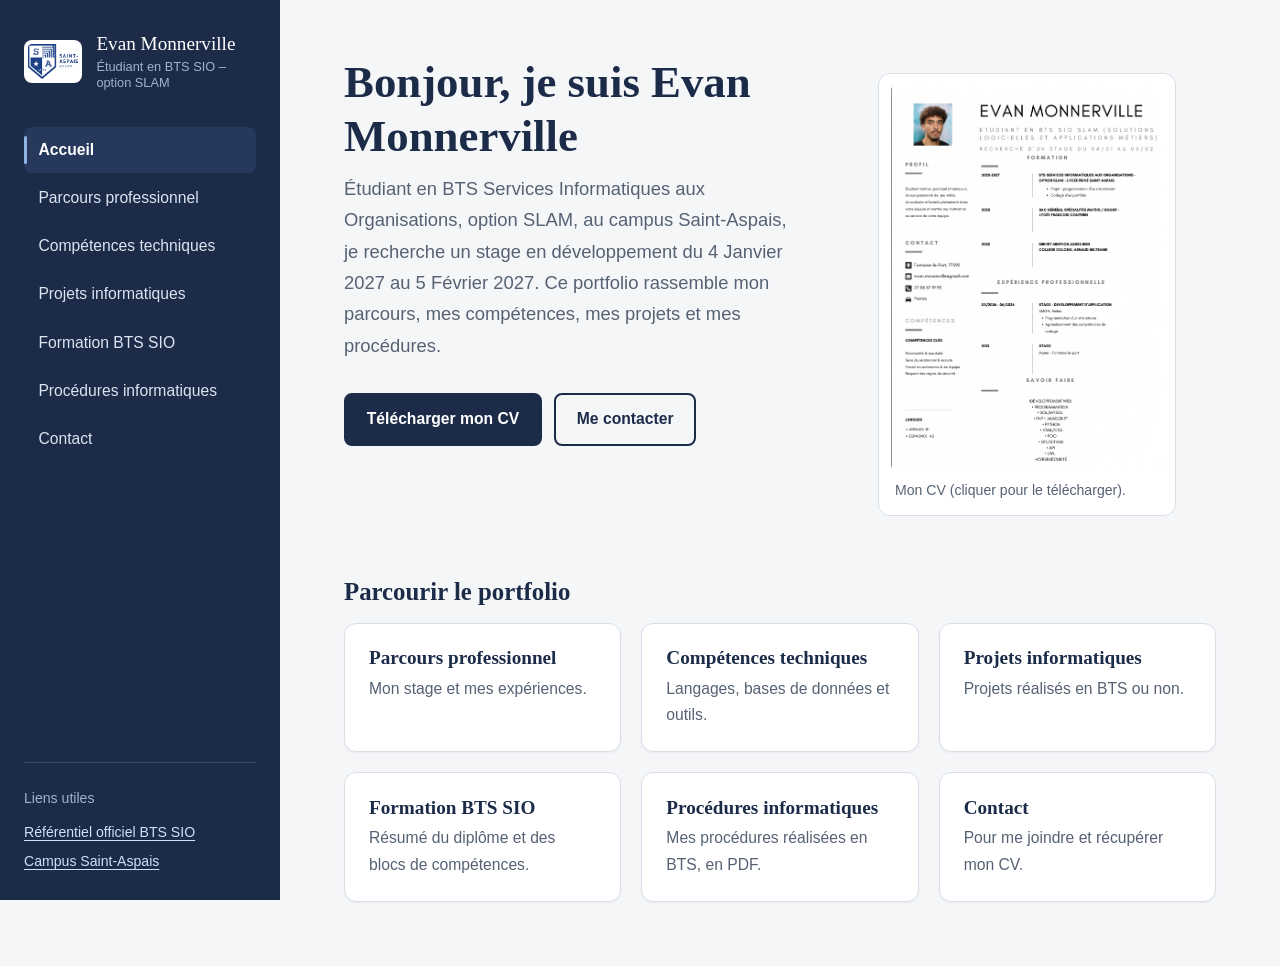
<file: index.html>
<!DOCTYPE html>
<html lang="fr">
<head>
  <meta charset="utf-8">
  <meta name="viewport" content="width=device-width, initial-scale=1">
  <title>Accueil – Portfolio de Evan Monnerville</title>
  <link rel="stylesheet" href="portfolio2.css">
</head>
<body>
  <aside class="menu">
    <a class="menu__marque" href="index.html">
      <img src="logo.png" alt="Logo du campus Saint-Aspais">
      <span class="menu__nom">Evan Monnerville<small>Étudiant en BTS SIO – option SLAM</small></span>
    </a>
    <nav aria-label="Navigation principale">
      <ul>
        <li><a class="lien" href="index.html" aria-current="page">Accueil</a></li>
        <li><a class="lien" href="portfolio2.Experiences.html">Parcours professionnel</a></li>
        <li><a class="lien" href="portfolio2.Competences.html">Compétences techniques</a></li>
        <li><a class="lien" href="portfolio2.Projet.html">Projets informatiques</a></li>
        <li><a class="lien" href="portfolio2.Formation.html">Formation BTS SIO</a></li>
        <li><a class="lien" href="portfolio2.Procedures.html">Procédures informatiques</a></li>
        <li><a class="lien" href="portfolio2.Contact.html">Contact</a></li>
      </ul>
    </nav>
    <div class="menu__pied">
      <p>Liens utiles</p>
      <a href="https://referentiels-professionnels.eduscol.education.fr/referentiels_BTS/BTS_ServicesInformatiquesOrganisations.pdf" target="_blank" rel="noopener">Référentiel officiel BTS SIO</a>
      <a href="https://institutionsaintaspais.fr/campus/" target="_blank" rel="noopener">Campus Saint-Aspais</a>
    </div>
  </aside>

  <main class="contenu">
    <div class="page">
      <section class="accueil">
        <div>
          <h1>Bonjour, je suis Evan Monnerville</h1>
          <p class="intro">Étudiant en BTS Services Informatiques aux Organisations, option SLAM, au campus Saint-Aspais, je recherche un stage en développement du 4 Janvier 2027 au 5 Février 2027. Ce portfolio rassemble mon parcours, mes compétences, mes projets et mes procédures.</p>
          <div class="actions">
            <a class="bouton" href="cv.pdf" download="CV-Evan-Monnerville.pdf">Télécharger mon CV</a>
            <a class="bouton bouton--clair" href="portfolio2.Contact.html">Me contacter</a>
          </div>
        </div>
        <figure class="cv-apercu">
          <a href="cv.pdf" download="CV-Evan-Monnerville.pdf" title="Cliquer pour télécharger mon CV"><img src="cv.png" alt="Aperçu de mon CV"></a>
          <figcaption>Mon CV (cliquer pour le télécharger).</figcaption>
        </figure>
      </section>

      <h2>Parcourir le portfolio</h2>
      <div class="grille cascade">
        <a class="carte" href="portfolio2.Experiences.html"><h3>Parcours professionnel</h3><p>Mon stage et mes expériences.</p></a>
        <a class="carte" href="portfolio2.Competences.html"><h3>Compétences techniques</h3><p>Langages, bases de données et outils.</p></a>
        <a class="carte" href="portfolio2.Projet.html"><h3>Projets informatiques</h3><p>Projets réalisés en BTS ou non.</p></a>
        <a class="carte" href="portfolio2.Formation.html"><h3>Formation BTS SIO</h3><p>Résumé du diplôme et des blocs de compétences.</p></a>
        <a class="carte" href="portfolio2.Procedures.html"><h3>Procédures informatiques</h3><p>Mes procédures réalisées en BTS, en PDF.</p></a>
        <a class="carte" href="portfolio2.Contact.html"><h3>Contact</h3><p>Pour me joindre et récupérer mon CV.</p></a>
      </div>
    </div>
  </main>
</body>
</html>
</file>
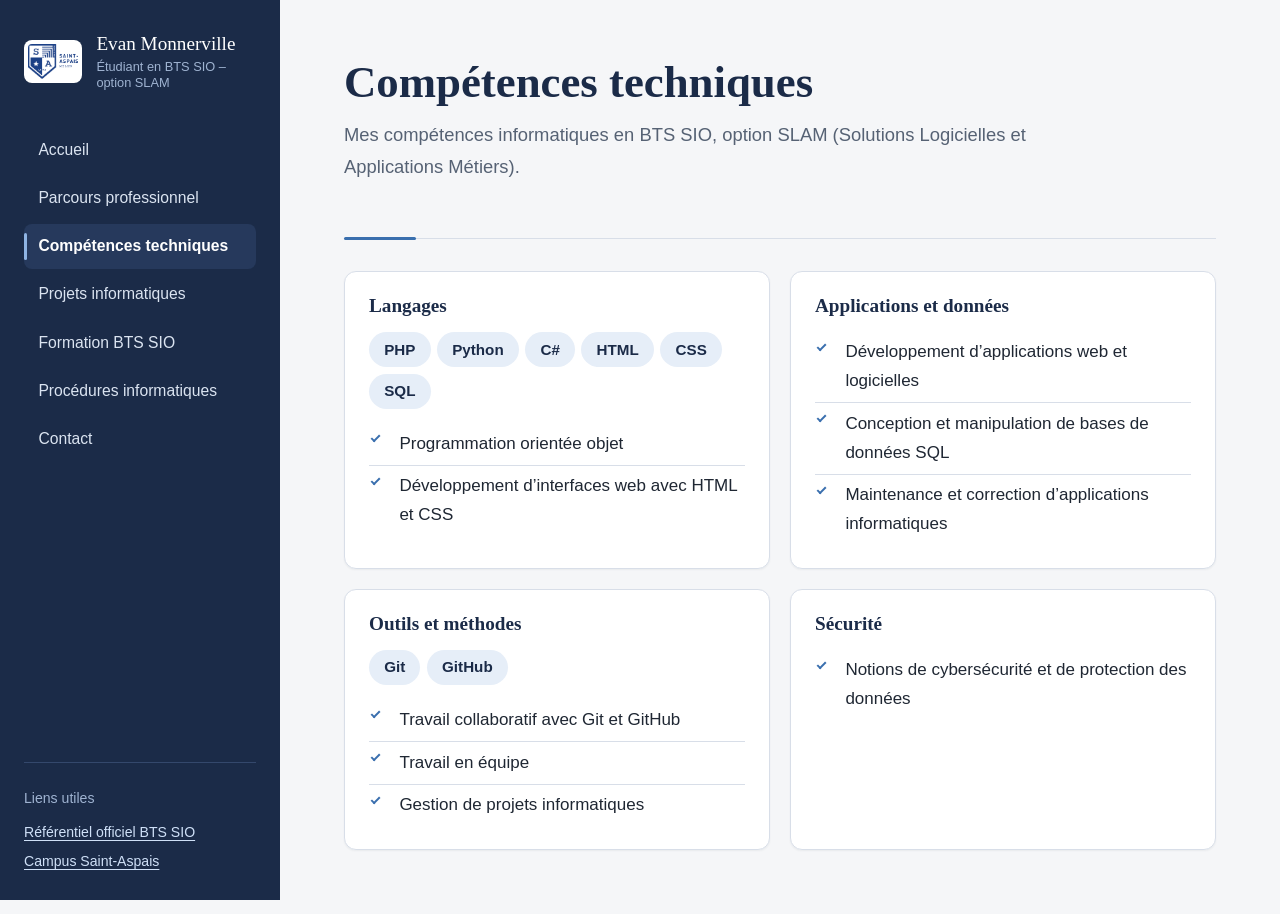
<file: portfolio2.Competences.html>
<!DOCTYPE html>
<html lang="fr">
<head>
  <meta charset="utf-8">
  <meta name="viewport" content="width=device-width, initial-scale=1">
  <title>Compétences techniques – Portfolio de Evan Monnerville</title>
  <link rel="stylesheet" href="portfolio2.css">
</head>
<body>
  <aside class="menu">
    <a class="menu__marque" href="index.html">
      <img src="logo.png" alt="Logo du campus Saint-Aspais">
      <span class="menu__nom">Evan Monnerville<small>Étudiant en BTS SIO – option SLAM</small></span>
    </a>
    <nav aria-label="Navigation principale">
      <ul>
        <li><a class="lien" href="index.html">Accueil</a></li>
        <li><a class="lien" href="portfolio2.Experiences.html">Parcours professionnel</a></li>
        <li><a class="lien" href="portfolio2.Competences.html" aria-current="page">Compétences techniques</a></li>
        <li><a class="lien" href="portfolio2.Projet.html">Projets informatiques</a></li>
        <li><a class="lien" href="portfolio2.Formation.html">Formation BTS SIO</a></li>
        <li><a class="lien" href="portfolio2.Procedures.html">Procédures informatiques</a></li>
        <li><a class="lien" href="portfolio2.Contact.html">Contact</a></li>
      </ul>
    </nav>
    <div class="menu__pied">
      <p>Liens utiles</p>
      <a href="https://referentiels-professionnels.eduscol.education.fr/referentiels_BTS/BTS_ServicesInformatiquesOrganisations.pdf" target="_blank" rel="noopener">Référentiel officiel BTS SIO</a>
      <a href="https://institutionsaintaspais.fr/campus/" target="_blank" rel="noopener">Campus Saint-Aspais</a>
    </div>
  </aside>

  <main class="contenu">
    <div class="page">
      <header class="titre-page">
        <h1>Compétences techniques</h1>
        <p class="intro">Mes compétences informatiques en BTS SIO, option SLAM (Solutions Logicielles et Applications Métiers).</p>
      </header>
      <div class="competences cascade">
        <section class="carte">
          <h3>Langages</h3>
          <ul class="etiquettes etiquettes--grand cascade"><li>PHP</li><li>Python</li><li>C#</li><li>HTML</li><li>CSS</li><li>SQL</li></ul>
          <ul class="coches"><li>Programmation orientée objet</li><li>Développement d’interfaces web avec HTML et CSS</li></ul>
        </section>
        <section class="carte">
          <h3>Applications et données</h3>
          <ul class="coches"><li>Développement d’applications web et logicielles</li><li>Conception et manipulation de bases de données SQL</li><li>Maintenance et correction d’applications informatiques</li></ul>
        </section>
        <section class="carte">
          <h3>Outils et méthodes</h3>
          <ul class="etiquettes etiquettes--grand cascade"><li>Git</li><li>GitHub</li></ul>
          <ul class="coches"><li>Travail collaboratif avec Git et GitHub</li><li>Travail en équipe</li><li>Gestion de projets informatiques</li></ul>
        </section>
        <section class="carte">
          <h3>Sécurité</h3>
          <ul class="coches"><li>Notions de cybersécurité et de protection des données</li></ul>
        </section>
      </div>
    </div>
  </main>
</body>
</html>
</file>
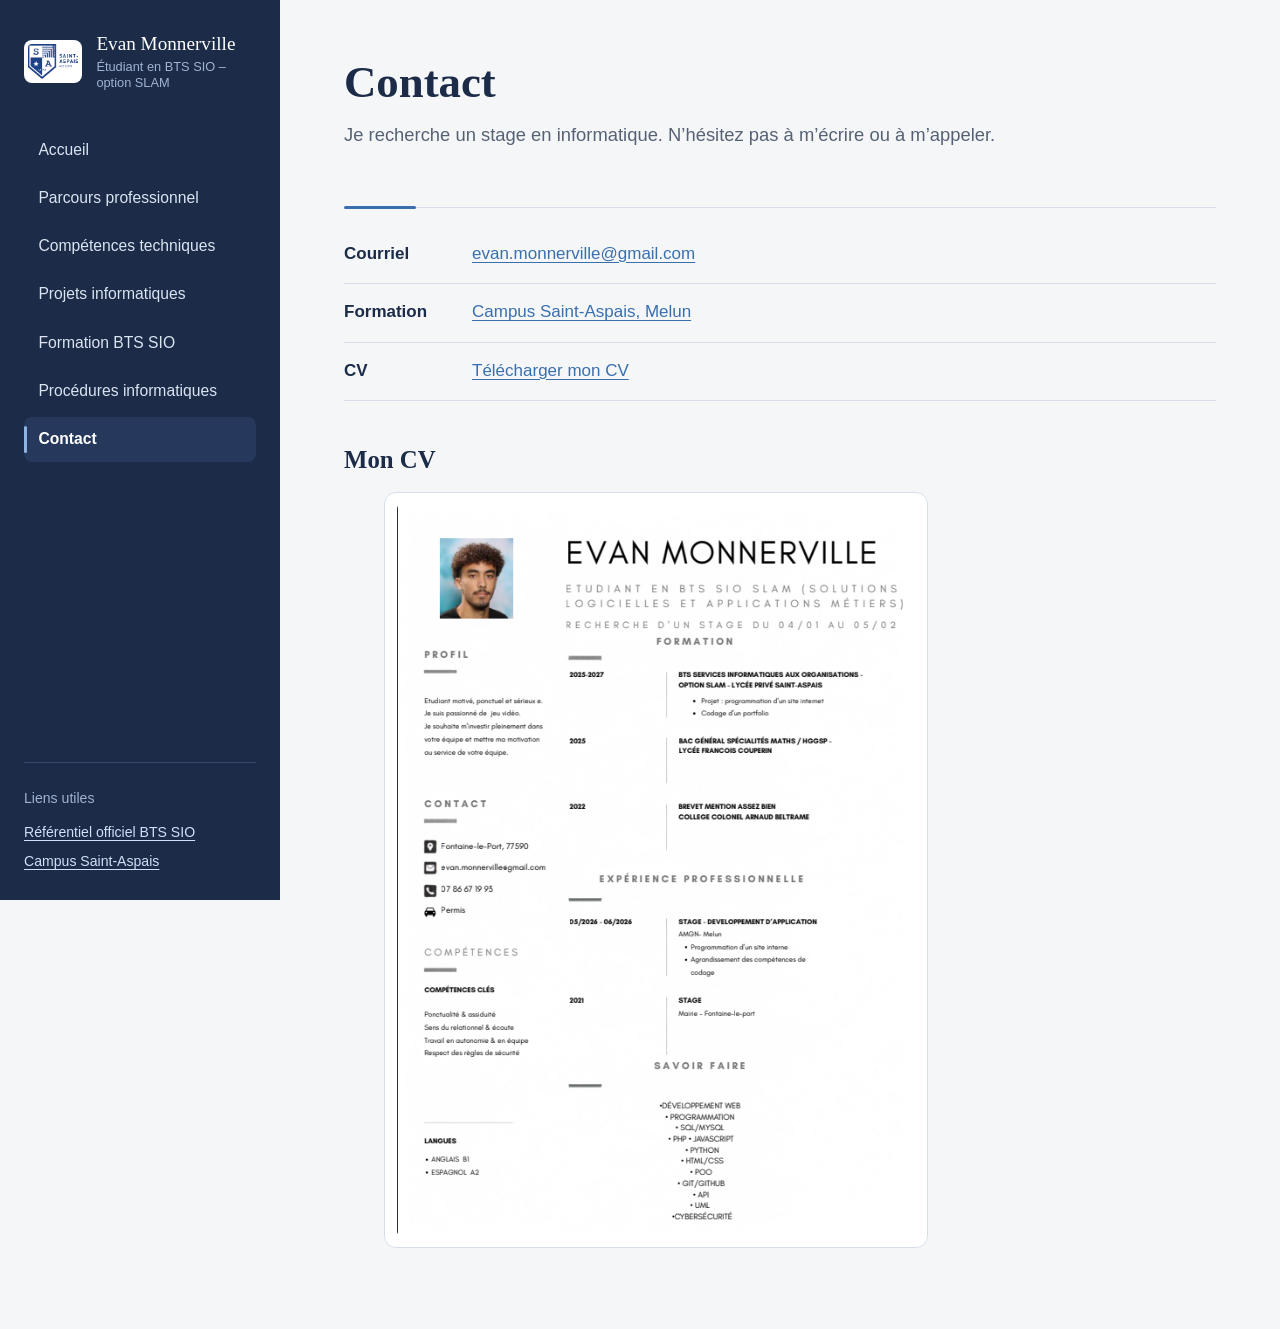
<file: portfolio2.Contact.html>
<!DOCTYPE html>
<html lang="fr">
<head>
  <meta charset="utf-8">
  <meta name="viewport" content="width=device-width, initial-scale=1">
  <title>Contact – Portfolio de Evan Monnerville</title>
  <link rel="stylesheet" href="portfolio2.css">
</head>
<body>
  <aside class="menu">
    <a class="menu__marque" href="index.html">
      <img src="logo.png" alt="Logo du campus Saint-Aspais">
      <span class="menu__nom">Evan Monnerville<small>Étudiant en BTS SIO – option SLAM</small></span>
    </a>
    <nav aria-label="Navigation principale">
      <ul>
        <li><a class="lien" href="index.html">Accueil</a></li>
        <li><a class="lien" href="portfolio2.Experiences.html">Parcours professionnel</a></li>
        <li><a class="lien" href="portfolio2.Competences.html">Compétences techniques</a></li>
        <li><a class="lien" href="portfolio2.Projet.html">Projets informatiques</a></li>
        <li><a class="lien" href="portfolio2.Formation.html">Formation BTS SIO</a></li>
        <li><a class="lien" href="portfolio2.Procedures.html">Procédures informatiques</a></li>
        <li><a class="lien" href="portfolio2.Contact.html" aria-current="page">Contact</a></li>
      </ul>
    </nav>
    <div class="menu__pied">
      <p>Liens utiles</p>
      <a href="https://referentiels-professionnels.eduscol.education.fr/referentiels_BTS/BTS_ServicesInformatiquesOrganisations.pdf" target="_blank" rel="noopener">Référentiel officiel BTS SIO</a>
      <a href="https://institutionsaintaspais.fr/campus/" target="_blank" rel="noopener">Campus Saint-Aspais</a>
    </div>
  </aside>

  <main class="contenu">
    <div class="page">
      <header class="titre-page">
        <h1>Contact</h1>
        <p class="intro">Je recherche un stage en informatique. N’hésitez pas à m’écrire ou à m’appeler.</p>
      </header>
      <ul class="contacts cascade">
        <li><strong>Courriel</strong><a href="mailto:evan.monnerville@gmail.com">evan.monnerville@gmail.com</a></li>
        <li><strong>Formation</strong><a href="https://institutionsaintaspais.fr/campus/" target="_blank" rel="noopener">Campus Saint-Aspais, Melun</a></li>
        <li><strong>CV</strong><a href="cv.pdf" download="CV-Evan-Monnerville.pdf">Télécharger mon CV</a></li>
      </ul>

      <h2>Mon CV</h2>
      <figure class="cv-apercu" style="max-width:34rem">
        <a href="cv.pdf" download="CV-Evan-Monnerville.pdf" title="Cliquer pour télécharger mon CV"><img src="cv.png" alt="Mon CV"></a>
      </figure>
    </div>
  </main>
</body>
</html>
</file>
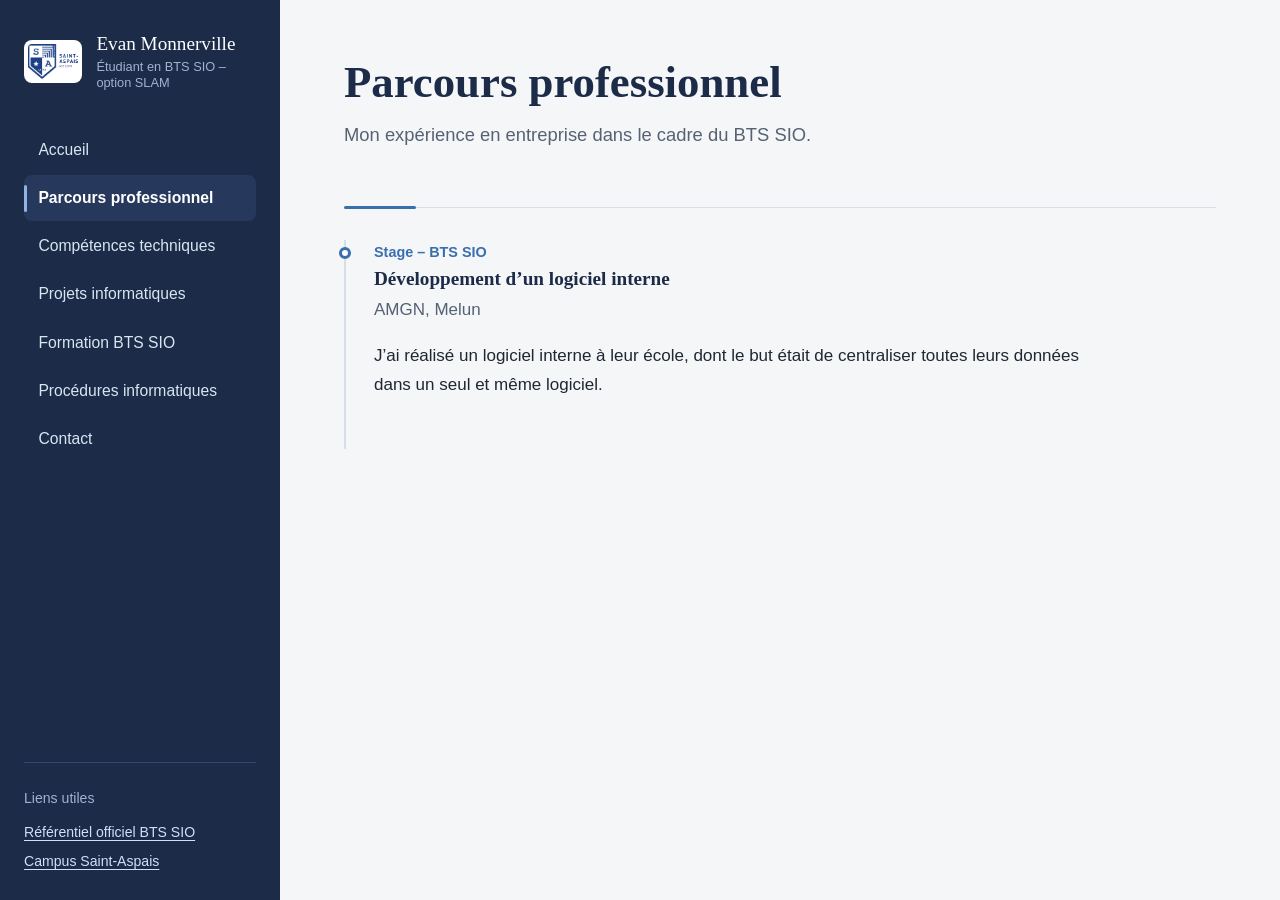
<file: portfolio2.Experiences.html>
<!DOCTYPE html>
<html lang="fr">
<head>
  <meta charset="utf-8">
  <meta name="viewport" content="width=device-width, initial-scale=1">
  <title>Parcours professionnel – Portfolio de Evan Monnerville</title>
  <link rel="stylesheet" href="portfolio2.css">
</head>
<body>
  <aside class="menu">
    <a class="menu__marque" href="index.html">
      <img src="logo.png" alt="Logo du campus Saint-Aspais">
      <span class="menu__nom">Evan Monnerville<small>Étudiant en BTS SIO – option SLAM</small></span>
    </a>
    <nav aria-label="Navigation principale">
      <ul>
        <li><a class="lien" href="index.html">Accueil</a></li>
        <li><a class="lien" href="portfolio2.Experiences.html" aria-current="page">Parcours professionnel</a></li>
        <li><a class="lien" href="portfolio2.Competences.html">Compétences techniques</a></li>
        <li><a class="lien" href="portfolio2.Projet.html">Projets informatiques</a></li>
        <li><a class="lien" href="portfolio2.Formation.html">Formation BTS SIO</a></li>
        <li><a class="lien" href="portfolio2.Procedures.html">Procédures informatiques</a></li>
        <li><a class="lien" href="portfolio2.Contact.html">Contact</a></li>
      </ul>
    </nav>
    <div class="menu__pied">
      <p>Liens utiles</p>
      <a href="https://referentiels-professionnels.eduscol.education.fr/referentiels_BTS/BTS_ServicesInformatiquesOrganisations.pdf" target="_blank" rel="noopener">Référentiel officiel BTS SIO</a>
      <a href="https://institutionsaintaspais.fr/campus/" target="_blank" rel="noopener">Campus Saint-Aspais</a>
    </div>
  </aside>

  <main class="contenu">
    <div class="page">
      <header class="titre-page">
        <h1>Parcours professionnel</h1>
        <p class="intro">Mon expérience en entreprise dans le cadre du BTS SIO.</p>
      </header>
      <ol class="chrono">
        <li>
          <time>Stage – BTS SIO</time>
          <h3>Développement d’un logiciel interne</h3>
          <p class="lieu">AMGN, Melun</p>
          <p>J’ai réalisé un logiciel interne à leur école, dont le but était de centraliser toutes leurs données dans un seul et même logiciel.</p>
        </li>
      </ol>
    </div>
  </main>
</body>
</html>
</file>
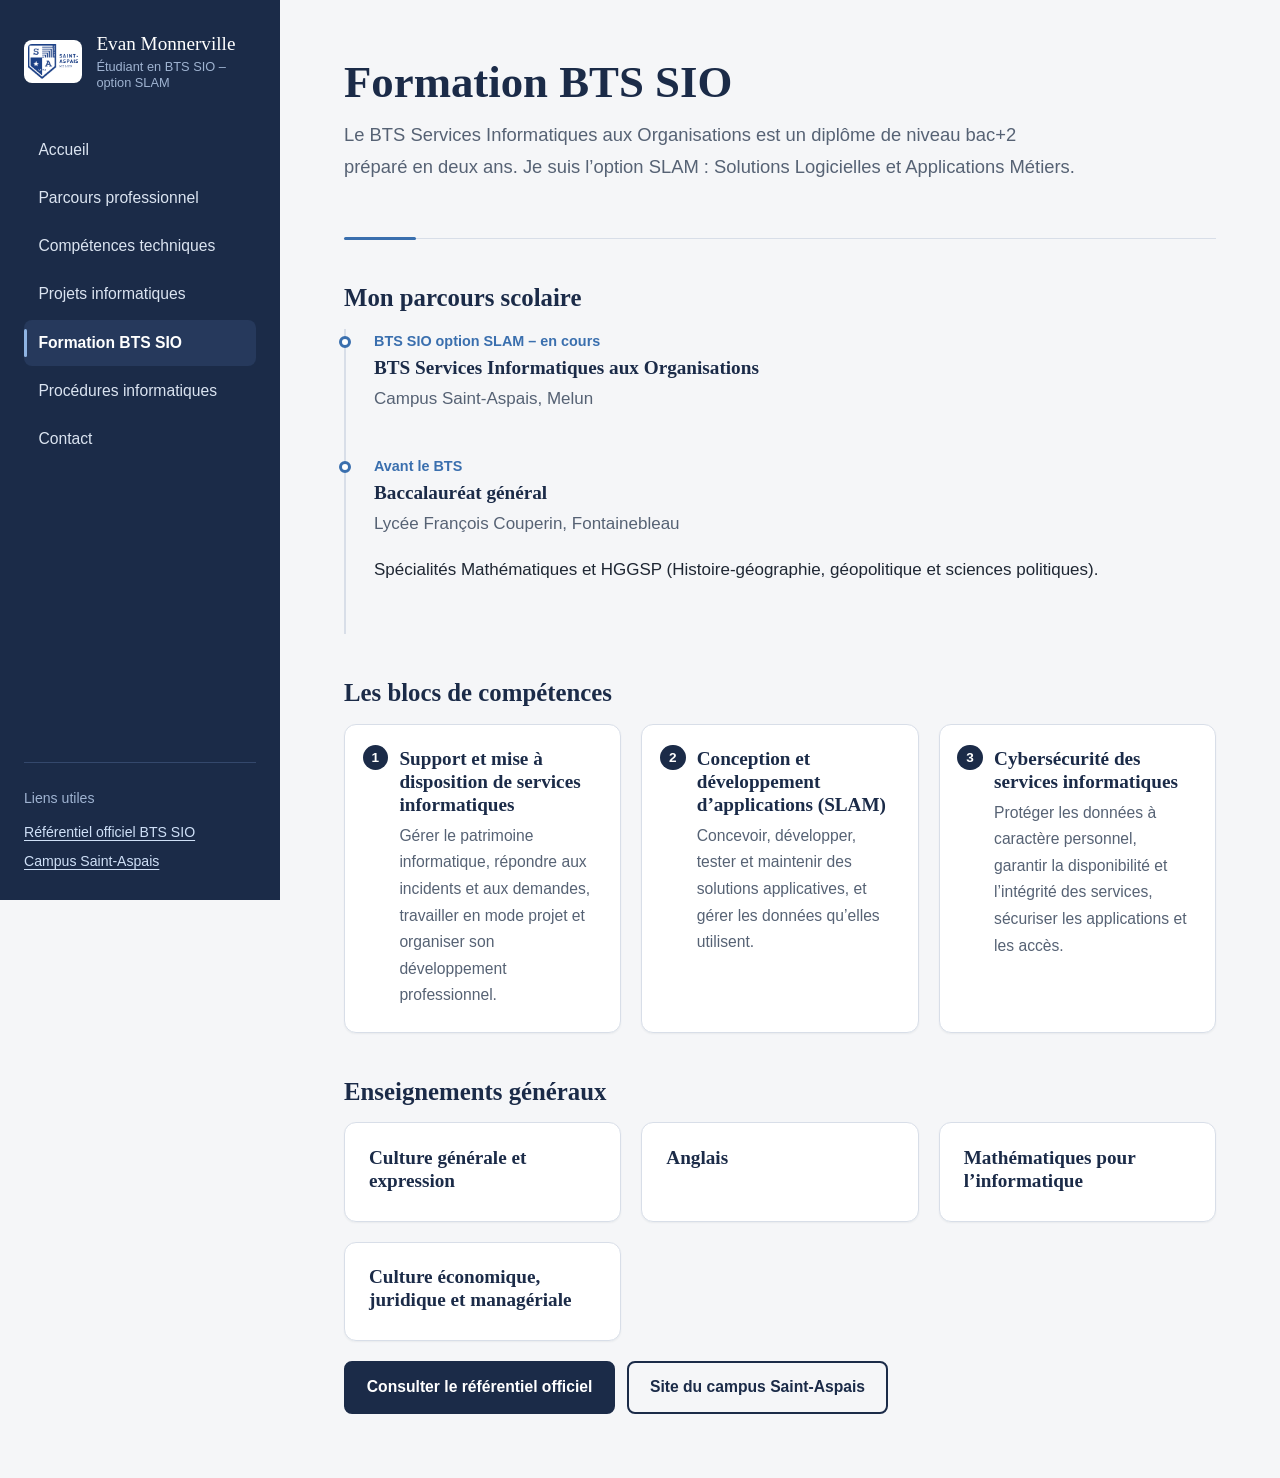
<file: portfolio2.Formation.html>
<!DOCTYPE html>
<html lang="fr">
<head>
  <meta charset="utf-8">
  <meta name="viewport" content="width=device-width, initial-scale=1">
  <title>Formation BTS SIO – Portfolio de Evan Monnerville</title>
  <link rel="stylesheet" href="portfolio2.css">
</head>
<body>
  <aside class="menu">
    <a class="menu__marque" href="index.html">
      <img src="logo.png" alt="Logo du campus Saint-Aspais">
      <span class="menu__nom">Evan Monnerville<small>Étudiant en BTS SIO – option SLAM</small></span>
    </a>
    <nav aria-label="Navigation principale">
      <ul>
        <li><a class="lien" href="index.html">Accueil</a></li>
        <li><a class="lien" href="portfolio2.Experiences.html">Parcours professionnel</a></li>
        <li><a class="lien" href="portfolio2.Competences.html">Compétences techniques</a></li>
        <li><a class="lien" href="portfolio2.Projet.html">Projets informatiques</a></li>
        <li><a class="lien" href="portfolio2.Formation.html" aria-current="page">Formation BTS SIO</a></li>
        <li><a class="lien" href="portfolio2.Procedures.html">Procédures informatiques</a></li>
        <li><a class="lien" href="portfolio2.Contact.html">Contact</a></li>
      </ul>
    </nav>
    <div class="menu__pied">
      <p>Liens utiles</p>
      <a href="https://referentiels-professionnels.eduscol.education.fr/referentiels_BTS/BTS_ServicesInformatiquesOrganisations.pdf" target="_blank" rel="noopener">Référentiel officiel BTS SIO</a>
      <a href="https://institutionsaintaspais.fr/campus/" target="_blank" rel="noopener">Campus Saint-Aspais</a>
    </div>
  </aside>

  <main class="contenu">
    <div class="page">
      <header class="titre-page">
        <h1>Formation BTS SIO</h1>
        <p class="intro">Le BTS Services Informatiques aux Organisations est un diplôme de niveau bac+2 préparé en deux ans. Je suis l’option SLAM : Solutions Logicielles et Applications Métiers.</p>
      </header>
      <h2>Mon parcours scolaire</h2>
      <ol class="chrono">
        <li>
          <time>BTS SIO option SLAM – en cours</time>
          <h3>BTS Services Informatiques aux Organisations</h3>
          <p class="lieu">Campus Saint-Aspais, Melun</p>
        </li>
        <li>
          <time>Avant le BTS</time>
          <h3>Baccalauréat général</h3>
          <p class="lieu">Lycée François Couperin, Fontainebleau</p>
          <p>Spécialités Mathématiques et HGGSP (Histoire-géographie, géopolitique et sciences politiques).</p>
        </li>
      </ol>

      <h2>Les blocs de compétences</h2>
      <div class="grille blocs cascade">
        <section class="carte carte--bloc bloc"><h3>Support et mise à disposition de services informatiques</h3><p>Gérer le patrimoine informatique, répondre aux incidents et aux demandes, travailler en mode projet et organiser son développement professionnel.</p></section>
        <section class="carte carte--bloc bloc"><h3>Conception et développement d’applications (SLAM)</h3><p>Concevoir, développer, tester et maintenir des solutions applicatives, et gérer les données qu’elles utilisent.</p></section>
        <section class="carte carte--bloc bloc"><h3>Cybersécurité des services informatiques</h3><p>Protéger les données à caractère personnel, garantir la disponibilité et l’intégrité des services, sécuriser les applications et les accès.</p></section>
      </div>

      <h2>Enseignements généraux</h2>
      <div class="grille cascade">
        <div class="carte"><h3>Culture générale et expression</h3></div>
        <div class="carte"><h3>Anglais</h3></div>
        <div class="carte"><h3>Mathématiques pour l’informatique</h3></div>
        <div class="carte"><h3>Culture économique, juridique et managériale</h3></div>
      </div>

      <div class="actions">
        <a class="bouton" href="https://referentiels-professionnels.eduscol.education.fr/referentiels_BTS/BTS_ServicesInformatiquesOrganisations.pdf" target="_blank" rel="noopener">Consulter le référentiel officiel</a>
        <a class="bouton bouton--clair" href="https://institutionsaintaspais.fr/campus/" target="_blank" rel="noopener">Site du campus Saint-Aspais</a>
      </div>
    </div>
  </main>
</body>
</html>
</file>
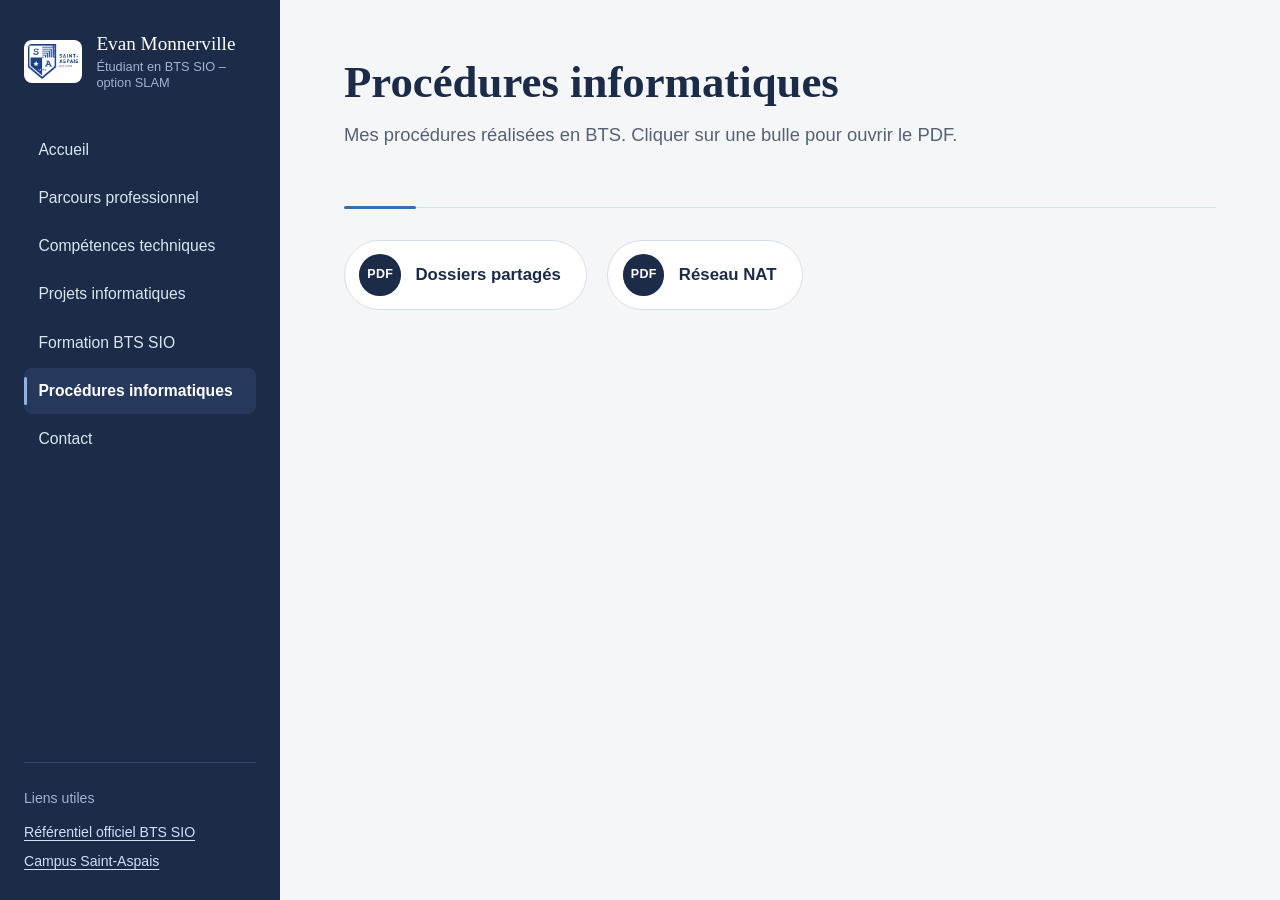
<file: portfolio2.Procedures.html>
<!DOCTYPE html>
<html lang="fr">
<head>
  <meta charset="utf-8">
  <meta name="viewport" content="width=device-width, initial-scale=1">
  <title>Procédures informatiques – Portfolio de Evan Monnerville</title>
  <link rel="stylesheet" href="portfolio2.css">
</head>
<body>
  <aside class="menu">
    <a class="menu__marque" href="index.html">
      <img src="logo.png" alt="Logo du campus Saint-Aspais">
      <span class="menu__nom">Evan Monnerville<small>Étudiant en BTS SIO – option SLAM</small></span>
    </a>
    <nav aria-label="Navigation principale">
      <ul>
        <li><a class="lien" href="index.html">Accueil</a></li>
        <li><a class="lien" href="portfolio2.Experiences.html">Parcours professionnel</a></li>
        <li><a class="lien" href="portfolio2.Competences.html">Compétences techniques</a></li>
        <li><a class="lien" href="portfolio2.Projet.html">Projets informatiques</a></li>
        <li><a class="lien" href="portfolio2.Formation.html">Formation BTS SIO</a></li>
        <li><a class="lien" href="portfolio2.Procedures.html" aria-current="page">Procédures informatiques</a></li>
        <li><a class="lien" href="portfolio2.Contact.html">Contact</a></li>
      </ul>
    </nav>
    <div class="menu__pied">
      <p>Liens utiles</p>
      <a href="https://referentiels-professionnels.eduscol.education.fr/referentiels_BTS/BTS_ServicesInformatiquesOrganisations.pdf" target="_blank" rel="noopener">Référentiel officiel BTS SIO</a>
      <a href="https://institutionsaintaspais.fr/campus/" target="_blank" rel="noopener">Campus Saint-Aspais</a>
    </div>
  </aside>

  <main class="contenu">
    <div class="page">
      <header class="titre-page">
        <h1>Procédures informatiques</h1>
        <p class="intro">Mes procédures réalisées en BTS. Cliquer sur une bulle pour ouvrir le PDF.</p>
      </header>
      <div class="bulles">
        <a class="bulle" href="Proc%C3%A9dure%20Dossiers%20partag%C3%A9s.pdf" target="_blank" rel="noopener">
          <span class="bulle__icone" aria-hidden="true">PDF</span>Dossiers partagés
        </a>
        <a class="bulle" href="Proc%C3%A9dure%20R%C3%A9seau%20NAT.pdf" target="_blank" rel="noopener">
          <span class="bulle__icone" aria-hidden="true">PDF</span>Réseau NAT
        </a>
      </div>
    </div>
  </main>
</body>
</html>
</file>
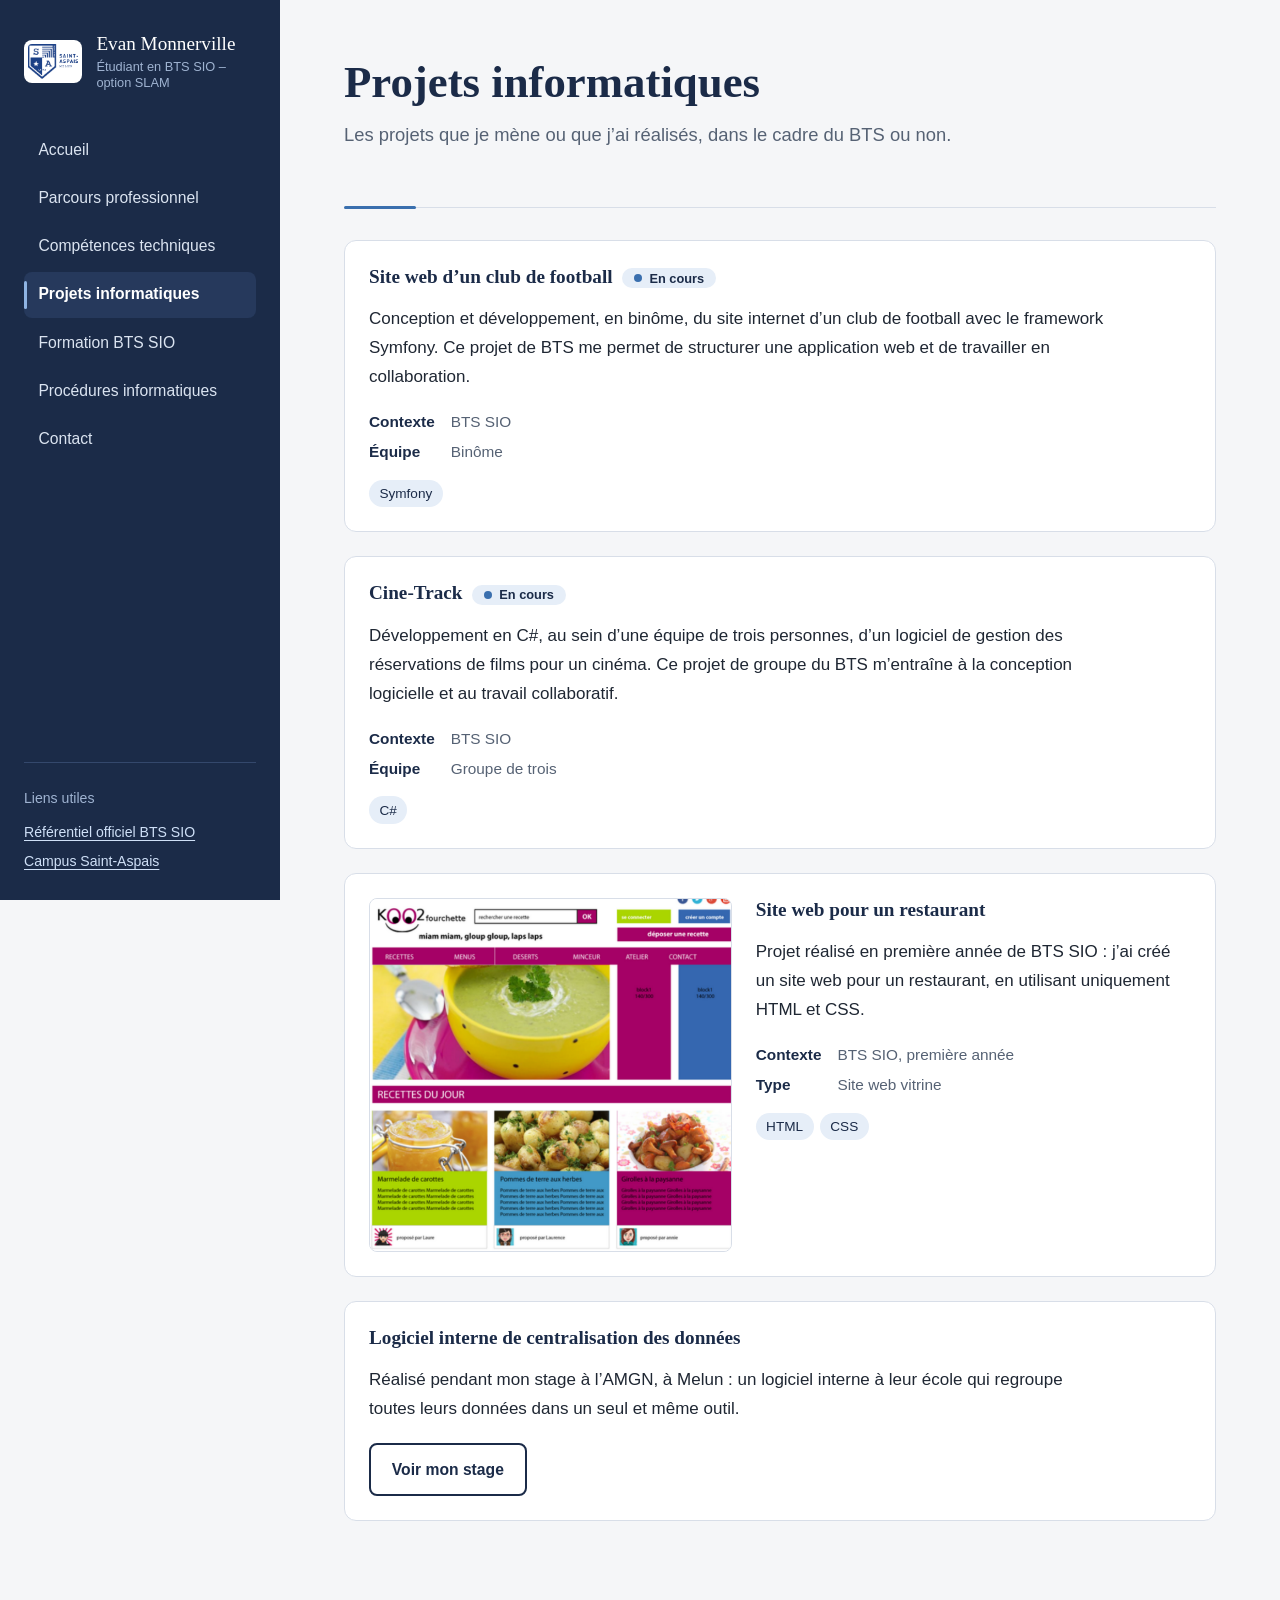
<file: portfolio2.Projet.html>
<!DOCTYPE html>
<html lang="fr">
<head>
  <meta charset="utf-8">
  <meta name="viewport" content="width=device-width, initial-scale=1">
  <title>Projets informatiques – Portfolio de Evan Monnerville</title>
  <link rel="stylesheet" href="portfolio2.css">
</head>
<body>
  <aside class="menu">
    <a class="menu__marque" href="index.html">
      <img src="logo.png" alt="Logo du campus Saint-Aspais">
      <span class="menu__nom">Evan Monnerville<small>Étudiant en BTS SIO – option SLAM</small></span>
    </a>
    <nav aria-label="Navigation principale">
      <ul>
        <li><a class="lien" href="index.html">Accueil</a></li>
        <li><a class="lien" href="portfolio2.Experiences.html">Parcours professionnel</a></li>
        <li><a class="lien" href="portfolio2.Competences.html">Compétences techniques</a></li>
        <li><a class="lien" href="portfolio2.Projet.html" aria-current="page">Projets informatiques</a></li>
        <li><a class="lien" href="portfolio2.Formation.html">Formation BTS SIO</a></li>
        <li><a class="lien" href="portfolio2.Procedures.html">Procédures informatiques</a></li>
        <li><a class="lien" href="portfolio2.Contact.html">Contact</a></li>
      </ul>
    </nav>
    <div class="menu__pied">
      <p>Liens utiles</p>
      <a href="https://referentiels-professionnels.eduscol.education.fr/referentiels_BTS/BTS_ServicesInformatiquesOrganisations.pdf" target="_blank" rel="noopener">Référentiel officiel BTS SIO</a>
      <a href="https://institutionsaintaspais.fr/campus/" target="_blank" rel="noopener">Campus Saint-Aspais</a>
    </div>
  </aside>

  <main class="contenu">
    <div class="page">
      <header class="titre-page">
        <h1>Projets informatiques</h1>
        <p class="intro">Les projets que je mène ou que j’ai réalisés, dans le cadre du BTS ou non.</p>
      </header>
      <article class="projet projet--texte">
        <div>
          <h3>Site web d’un club de football<span class="badge-cours">En cours</span></h3>
          <p>Conception et développement, en binôme, du site internet d’un club de football avec le framework Symfony. Ce projet de BTS me permet de structurer une application web et de travailler en collaboration.</p>
          <dl>
            <dt>Contexte</dt><dd>BTS SIO</dd>
            <dt>Équipe</dt><dd>Binôme</dd>
          </dl>
          <ul class="etiquettes"><li>Symfony</li></ul>
        </div>
      </article>

      <article class="projet projet--texte">
        <div>
          <h3>Cine-Track<span class="badge-cours">En cours</span></h3>
          <p>Développement en C#, au sein d’une équipe de trois personnes, d’un logiciel de gestion des réservations de films pour un cinéma. Ce projet de groupe du BTS m’entraîne à la conception logicielle et au travail collaboratif.</p>
          <dl>
            <dt>Contexte</dt><dd>BTS SIO</dd>
            <dt>Équipe</dt><dd>Groupe de trois</dd>
          </dl>
          <ul class="etiquettes"><li>C#</li></ul>
        </div>
      </article>

      <article class="projet">
        <div class="cadre"><img src="KFC.png" alt="Capture d’écran du projet KFC"></div>
        <div>
          <h3>Site web pour un restaurant</h3>
          <p>Projet réalisé en première année de BTS SIO : j’ai créé un site web pour un restaurant, en utilisant uniquement HTML et CSS.</p>
          <dl>
            <dt>Contexte</dt><dd>BTS SIO, première année</dd>
            <dt>Type</dt><dd>Site web vitrine</dd>
          </dl>
          <ul class="etiquettes"><li>HTML</li><li>CSS</li></ul>
        </div>
      </article>

      <article class="projet projet--texte">
        <div>
          <h3>Logiciel interne de centralisation des données</h3>
          <p>Réalisé pendant mon stage à l’AMGN, à Melun : un logiciel interne à leur école qui regroupe toutes leurs données dans un seul et même outil.</p>
          <div class="actions"><a class="bouton bouton--clair" href="portfolio2.Experiences.html">Voir mon stage</a></div>
        </div>
      </article>
    </div>
  </main>
</body>
</html>
</file>
<file: portfolio2.css>
/* ==========================================================
   Portfolio BTS SIO – feuille de style commune
   Palette : marine #1b2b48 · acier #3d6a99 · ciel #e8eef6
             papier #f5f6f8 · trait #d8dee8 · encre #1f2733
   ========================================================== */
:root {
  --marine: #1b2b48;
  --marine-clair: #26395c;
  --acier: #3a6fae;
  --ciel: #e6eef8;
  --papier: #f5f6f8;
  --blanc: #ffffff;
  --trait: #d8dee8;
  --encre: #1f2733;
  --encre-douce: #566274;
  --largeur-menu: 280px;
}

*, *::before, *::after { box-sizing: border-box; }

html { scroll-behavior: smooth; }

body {
  margin: 0;
  font-family: "Segoe UI", "Helvetica Neue", Arial, sans-serif;
  font-size: 1.0625rem;
  line-height: 1.7;
  color: var(--encre);
  background: var(--papier);
}

a { color: var(--acier); text-underline-offset: 3px; }
a:hover { color: var(--marine); }
:focus-visible { outline: 3px solid var(--acier); outline-offset: 3px; border-radius: 2px; }

/* ---------- Menu latéral ---------- */
.menu {
  position: fixed; inset: 0 auto 0 0;
  width: var(--largeur-menu);
  background: var(--marine);
  color: #dbe4f1;
  display: flex; flex-direction: column;
  padding: 2rem 1.5rem 1.5rem;
  overflow-y: auto;
}
.menu__marque { display: flex; align-items: center; gap: .9rem; text-decoration: none; color: #fff; margin-bottom: 2.25rem; }
.menu__marque img { width: 58px; height: auto; background: #fff; border-radius: 8px; padding: 4px; }
.menu__nom { font-family: Georgia, "Times New Roman", serif; font-size: 1.2rem; line-height: 1.25; }
.menu__nom small { display: block; font-family: "Segoe UI", Arial, sans-serif; font-size: .8rem; color: #9fb3d1; margin-top: .2rem; }

.menu ul { list-style: none; margin: 0; padding: 0; }
.menu li + li { margin-top: .15rem; }
.menu a.lien {
  position: relative; display: block;
  padding: .6rem .9rem; border-radius: 8px;
  color: #dbe4f1; text-decoration: none; font-size: .98rem;
  transition: background-color .2s ease, color .2s ease, padding-left .2s ease;
}
.menu a.lien::before {
  content: ""; position: absolute; left: 0; top: 20%; bottom: 20%;
  width: 3px; border-radius: 3px; background: #8fb4e3;
  transform: scaleY(0); transition: transform .25s ease;
}
.menu a.lien:hover { background: var(--marine-clair); color: #fff; padding-left: 1.15rem; }
.menu a.lien[aria-current="page"] { background: var(--marine-clair); color: #fff; font-weight: 600; }
.menu a.lien[aria-current="page"]::before,
.menu a.lien:hover::before { transform: scaleY(1); }

.menu__pied { margin-top: auto; padding-top: 1.5rem; font-size: .88rem; border-top: 1px solid #34486c; }
.menu__pied p { margin: 0 0 .5rem; color: #9fb3d1; }
.menu__pied a { color: #cfe0f7; display: block; padding: .15rem 0; }
.menu__pied a:hover { color: #fff; }

/* ---------- Contenu ---------- */
.contenu { margin-left: var(--largeur-menu); padding: 3.5rem clamp(1.25rem, 5vw, 4.5rem) 4rem; }
.page { max-width: 62rem; margin-inline: auto; animation: arrivee .6s ease-out both; }

@keyframes arrivee {
  from { opacity: 0; transform: translateY(10px); }
  to   { opacity: 1; transform: none; }
}

h1, h2, h3 { font-family: Georgia, "Times New Roman", serif; color: var(--marine); line-height: 1.2; font-weight: 700; }
h1 { font-size: clamp(2rem, 4vw, 2.8rem); margin: 0 0 .6rem; }
h2 { font-size: 1.55rem; margin: 2.75rem 0 1rem; }
h3 { font-size: 1.2rem; margin: 0 0 .4rem; }
.intro { font-size: 1.15rem; color: var(--encre-douce); max-width: 46rem; margin: 0 0 2rem; }
p { max-width: 46rem; }

.titre-page { padding-bottom: 1.5rem; margin-bottom: 2rem; border-bottom: 1px solid var(--trait); position: relative; }

/* ---------- Cartes & grilles ---------- */
.grille { display: grid; gap: 1.25rem; grid-template-columns: repeat(auto-fit, minmax(250px, 1fr)); }
.carte {
  background: var(--blanc); border: 1px solid var(--trait); border-radius: 12px;
  padding: 1.4rem 1.5rem;
  box-shadow: 0 1px 2px rgba(27, 43, 72, .06);
  transition: border-color .2s ease, box-shadow .2s ease, transform .2s ease;
}
.carte p { margin: .3rem 0 0; color: var(--encre-douce); font-size: .98rem; }
a.carte { display: block; text-decoration: none; color: inherit; }
a.carte:hover { border-color: var(--acier); box-shadow: 0 6px 18px rgba(27, 43, 72, .1); transform: translateY(-3px); }
a.carte h3 { transition: color .2s ease; }
a.carte:hover h3 { color: var(--acier); }

/* ---------- Boutons ---------- */
.bouton {
  display: inline-block; padding: .7rem 1.3rem; border-radius: 8px;
  background: var(--marine); color: #fff; text-decoration: none; font-weight: 600; font-size: .98rem;
  border: 2px solid var(--marine);
  transition: background-color .2s ease, color .2s ease, transform .15s ease;
}
.bouton:hover { background: var(--acier); border-color: var(--acier); color: #fff; }
.bouton:active { transform: scale(.98); }
.bouton--clair { background: transparent; color: var(--marine); }
.bouton--clair:hover { background: var(--marine); color: #fff; border-color: var(--marine); }
.actions { display: flex; flex-wrap: wrap; gap: .75rem; margin-top: 1.25rem; }

/* ---------- Accueil ---------- */
.accueil { display: grid; gap: 2rem; grid-template-columns: 1fr; align-items: start; }
.cv-apercu { border: 1px solid var(--trait); border-radius: 12px; background: var(--blanc); padding: .75rem; }
.cv-apercu img { display: block; width: 100%; height: auto; border-radius: 4px; }
.cv-apercu figcaption { font-size: .88rem; color: var(--encre-douce); padding: .6rem .25rem 0; }
@media (min-width: 1100px) { .accueil { grid-template-columns: 1.1fr .9fr; } }

/* ---------- Chronologie (parcours) ---------- */
.chrono { list-style: none; margin: 0; padding: 0 0 0 1.75rem; border-left: 2px solid var(--trait); }
.chrono > li { position: relative; padding-bottom: 2rem; }
.chrono > li::before {
  content: ""; position: absolute; left: calc(-1.75rem - 7px); top: .45rem;
  width: 12px; height: 12px; border-radius: 50%; background: var(--blanc); border: 3px solid var(--acier);
}
.chrono time { display: block; font-size: .9rem; color: var(--acier); font-weight: 600; margin-bottom: .15rem; }
.chrono .lieu { color: var(--encre-douce); margin: 0 0 .5rem; }
.chrono ul { margin: .5rem 0 0; padding-left: 1.2rem; }

/* ---------- Compétences ---------- */
.competence { display: grid; grid-template-columns: minmax(130px, 1fr) 2fr auto; gap: .75rem 1rem; align-items: center; padding: .55rem 0; }
.competence + .competence { border-top: 1px solid var(--trait); }
.competence__nom { font-weight: 600; }
.competence__barre { height: 8px; border-radius: 12px; background: var(--ciel); overflow: hidden; }
.competence__barre span {
  display: block; height: 100%; width: var(--niveau); border-radius: 12px; background: var(--acier);
  transform-origin: left; animation: remplir 1s .3s ease-out both;
}
.competence__niveau { font-size: .88rem; color: var(--encre-douce); min-width: 6.5rem; text-align: right; }
@keyframes remplir { from { transform: scaleX(0); } to { transform: scaleX(1); } }
@media (max-width: 560px) {
  .competence { grid-template-columns: 1fr auto; }
  .competence__barre { grid-column: 1 / -1; order: 3; }
}

/* ---------- Projets ---------- */
.projet { display: grid; gap: 1.5rem; grid-template-columns: 1fr; background: var(--blanc); border: 1px solid var(--trait); border-radius: 12px; padding: 1.5rem; margin-bottom: 1.5rem; }
.projet img { width: 100%; height: auto; border-radius: 8px; border: 1px solid var(--trait); display: block; }
.projet dl { margin: .75rem 0 0; display: grid; grid-template-columns: auto 1fr; gap: .25rem 1rem; font-size: .96rem; }
.projet dt { font-weight: 600; color: var(--marine); }
.projet dd { margin: 0; color: var(--encre-douce); }
@media (min-width: 900px) { .projet { grid-template-columns: 1fr 1.2fr; } }

.etiquettes { list-style: none; display: flex; flex-wrap: wrap; gap: .4rem; padding: 0; margin: .9rem 0 0; }
.etiquettes li { background: var(--ciel); color: var(--marine); font-size: .85rem; padding: .15rem .65rem; border-radius: 20px; }

/* ---------- Formation ---------- */
.blocs { counter-reset: bloc; }
.bloc { position: relative; padding-left: 3.25rem; }
.bloc::before {
  counter-increment: bloc; content: counter(bloc);
  position: absolute; left: 1.2rem; top: 1.25rem;
  width: 1.6rem; height: 1.6rem; border-radius: 50%; background: var(--marine); color: #fff;
  display: grid; place-items: center; font-size: .85rem; font-weight: 700;
}
.carte--bloc { padding-left: 3.4rem; position: relative; }
.carte--bloc::before { left: 1.1rem; }

/* ---------- Procédures ---------- */
.procedure { background: var(--blanc); border: 1px solid var(--trait); border-radius: 12px; padding: 1.5rem; margin-bottom: 1.75rem; }
.procedure object, .procedure iframe { width: 100%; height: 620px; border: 1px solid var(--trait); border-radius: 8px; margin-top: 1rem; background: var(--papier); }
.figure { margin: 0 0 1.75rem; background: var(--blanc); border: 1px solid var(--trait); border-radius: 12px; padding: 1rem; }
.figure img { max-width: 100%; height: auto; display: block; margin-inline: auto; }
.figure figcaption { color: var(--encre-douce); font-size: .92rem; margin-top: .6rem; text-align: center; }

/* ---------- Contact ---------- */
.contacts { list-style: none; padding: 0; margin: 0; display: grid; gap: .9rem; }
.contacts li { display: grid; grid-template-columns: 7rem 1fr; gap: 1rem; padding-bottom: .9rem; border-bottom: 1px solid var(--trait); }
.contacts strong { color: var(--marine); }
.lettre { background: var(--blanc); border: 1px solid var(--trait); border-radius: 12px; padding: 2rem clamp(1.25rem, 4vw, 2.75rem); font-family: Georgia, "Times New Roman", serif; }
.lettre p { max-width: none; }

/* ---------- Adaptation mobile / tablette ---------- */
@media (max-width: 900px) {
  .menu { position: static; width: auto; padding: 1.1rem 1.25rem; }
  .menu__marque { margin-bottom: 1rem; }
  .menu ul { display: flex; flex-wrap: wrap; gap: .25rem; }
  .menu li + li { margin-top: 0; }
  .menu a.lien { padding: .45rem .75rem; font-size: .92rem; }
  .menu a.lien:hover { padding-left: .75rem; }
  .menu a.lien::before { display: none; }
  .menu__pied { display: none; }
  .contenu { margin-left: 0; padding-top: 2rem; }
  .contacts li { grid-template-columns: 1fr; gap: .15rem; }
}

/* ---------- Respect des préférences de mouvement ---------- */
@media (prefers-reduced-motion: reduce) {
  *, *::before, *::after { animation: none !important; transition: none !important; scroll-behavior: auto !important; }
}

/* ==========================================================
   Ajouts : animations d'entrée, compétences, bulles PDF
   ========================================================== */

/* Entrée en cascade (une seule fois, au chargement) */
.cascade > * { animation: arrivee .55s ease-out backwards; }
.cascade > *:nth-child(1) { animation-delay: .10s; }
.cascade > *:nth-child(2) { animation-delay: .18s; }
.cascade > *:nth-child(3) { animation-delay: .26s; }
.cascade > *:nth-child(4) { animation-delay: .34s; }
.cascade > *:nth-child(5) { animation-delay: .42s; }
.cascade > *:nth-child(6) { animation-delay: .50s; }

/* Compétences */
.competences { display: grid; gap: 1.25rem; grid-template-columns: repeat(auto-fit, minmax(320px, 1fr)); }
.coches { list-style: none; margin: .9rem 0 0; padding: 0; }
.coches li { position: relative; padding: .4rem 0 .4rem 1.9rem; border-top: 1px solid var(--trait); }
.coches li:first-child { border-top: 0; }
.coches li::before {
  content: ""; position: absolute; left: .15rem; top: .75rem;
  width: .55rem; height: .3rem; border-left: 2px solid var(--acier); border-bottom: 2px solid var(--acier);
  transform: rotate(-45deg);
}
.etiquettes--grand li { font-size: .95rem; padding: .3rem .95rem; font-weight: 600; transition: background-color .2s ease, color .2s ease; }
.etiquettes--grand li:hover { background: var(--marine); color: #fff; }
.cascade.etiquettes > li { animation: arrivee .45s ease-out backwards; }

/* Bulles cliquables (procédures) */
.bulles { display: flex; flex-wrap: wrap; gap: 1.25rem; margin-top: 1.5rem; }
.bulle {
  display: inline-flex; align-items: center; gap: .9rem;
  padding: .85rem 1.6rem .85rem .9rem; border-radius: 999px;
  background: var(--blanc); border: 1px solid var(--trait);
  color: var(--marine); text-decoration: none; font-weight: 600; font-size: 1.05rem;
  transition: transform .2s ease, border-color .2s ease, box-shadow .2s ease;
}
.bulle__icone {
  display: grid; place-items: center; width: 2.6rem; height: 2.6rem; border-radius: 50%;
  background: var(--marine); color: #fff; font-size: .78rem; font-weight: 700; letter-spacing: .02em;
  transition: background-color .2s ease, transform .3s ease;
}
.bulle:hover { transform: translateY(-4px); border-color: var(--acier); box-shadow: 0 8px 20px rgba(27, 43, 72, .12); color: var(--marine); }
.bulle:hover .bulle__icone { background: var(--acier); transform: rotate(-8deg) scale(1.06); }
.bulle:active { transform: translateY(-1px); }
.bulles .bulle { animation: arrivee .5s ease-out backwards; }
.bulles .bulle:nth-child(2) { animation-delay: .12s; }

/* Image de projet : léger zoom au survol */
.projet .cadre { overflow: hidden; border-radius: 8px; border: 1px solid var(--trait); }
.projet .cadre img { border: 0; border-radius: 0; transition: transform .5s ease; }
.projet:hover .cadre img { transform: scale(1.03); }

/* Logo du menu */
.menu__marque img { transition: transform .3s ease; }
.menu__marque:hover img { transform: rotate(-4deg) scale(1.04); }

/* Projets : cartes sans image et badge « En cours » */
.projet--texte { grid-template-columns: 1fr; }
.badge-cours {
  display: inline-flex; align-items: center; gap: .45rem; vertical-align: middle;
  margin-left: .6rem; padding: .15rem .75rem; border-radius: 20px;
  background: var(--ciel); color: var(--marine); font-family: "Segoe UI", Arial, sans-serif; font-size: .8rem; font-weight: 600;
}
.badge-cours::before {
  content: ""; width: .5rem; height: .5rem; border-radius: 50%; background: var(--acier);
  animation: pulsation 1.8s ease-in-out infinite;
}
@keyframes pulsation { 0%, 100% { opacity: 1; transform: scale(1); } 50% { opacity: .35; transform: scale(.7); } }

/* Légère retouche de style : barre d'accent sous le titre de chaque page */
.titre-page::after {
  content: ""; position: absolute; left: 0; bottom: -2px;
  width: 72px; height: 3px; border-radius: 3px; background: var(--acier);
  animation: barre .7s .25s ease-out backwards;
}
@keyframes barre { from { width: 0; } to { width: 72px; } }
</file>
